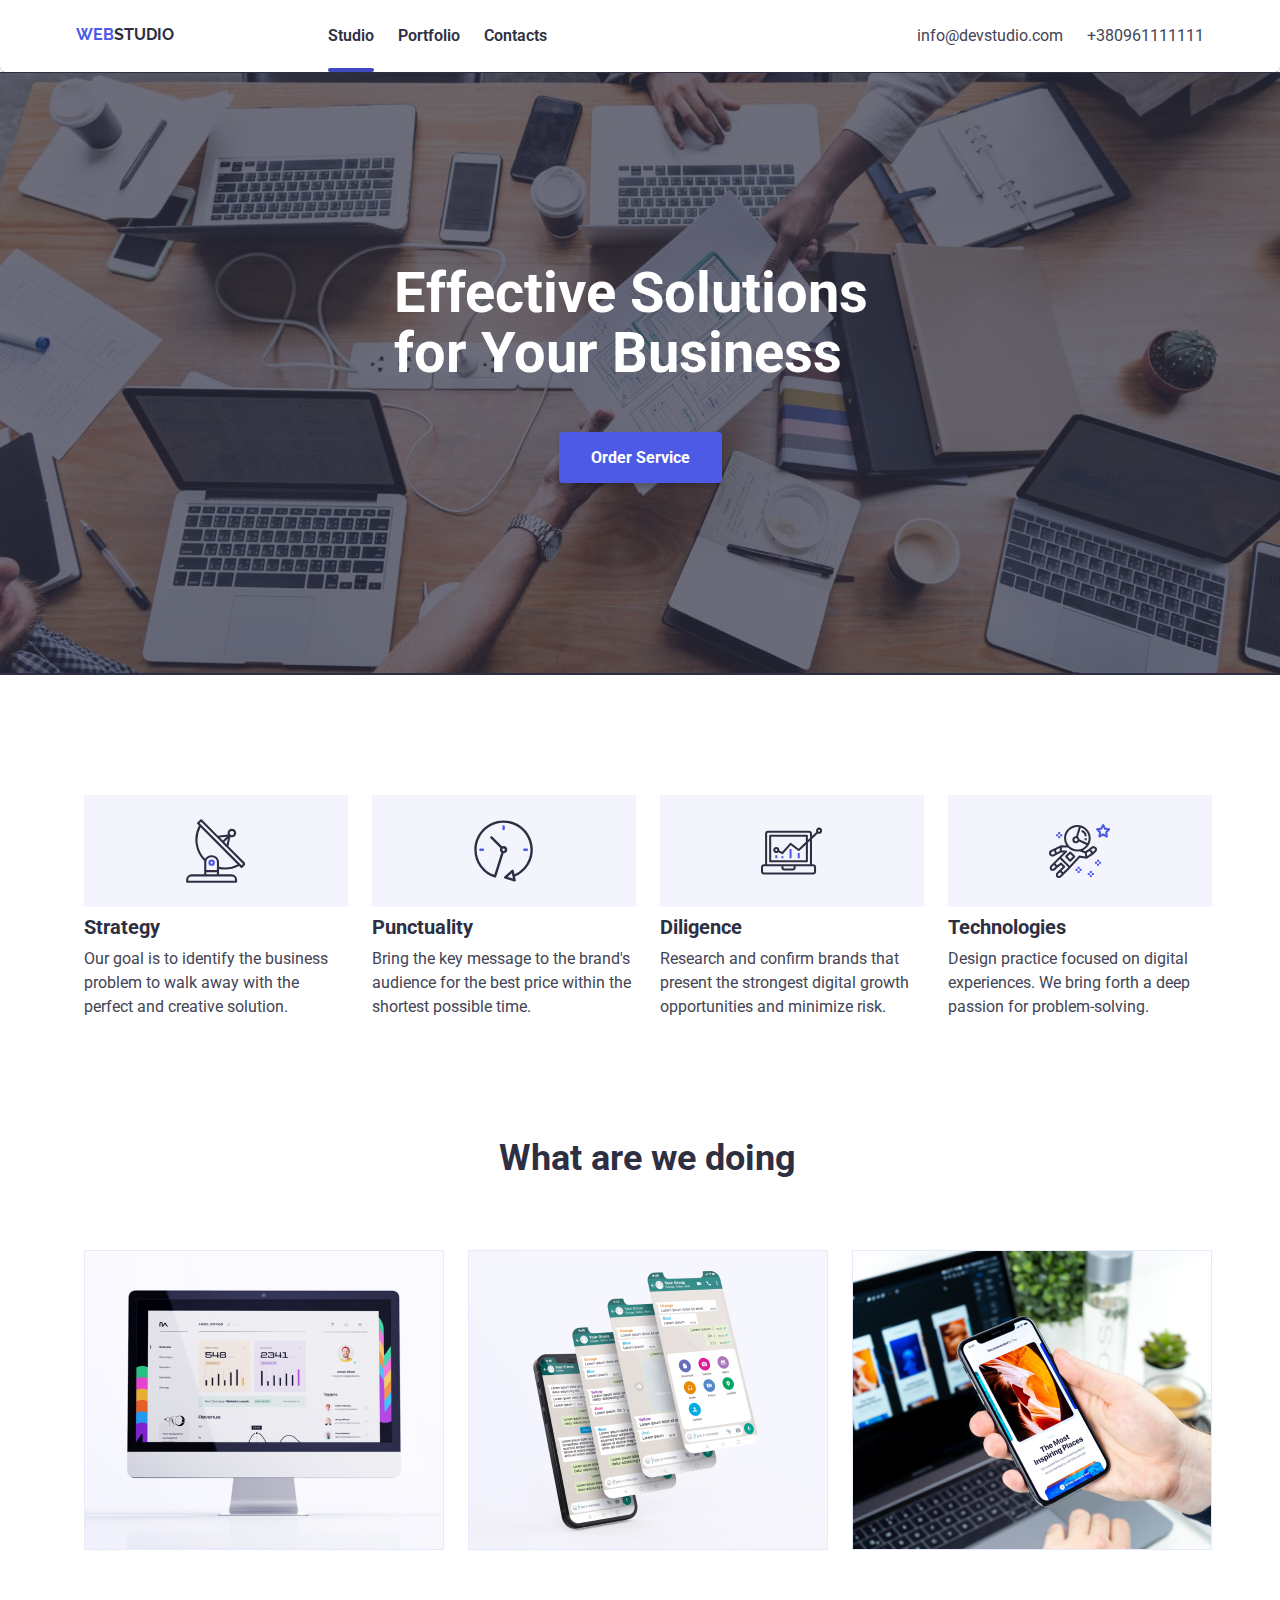
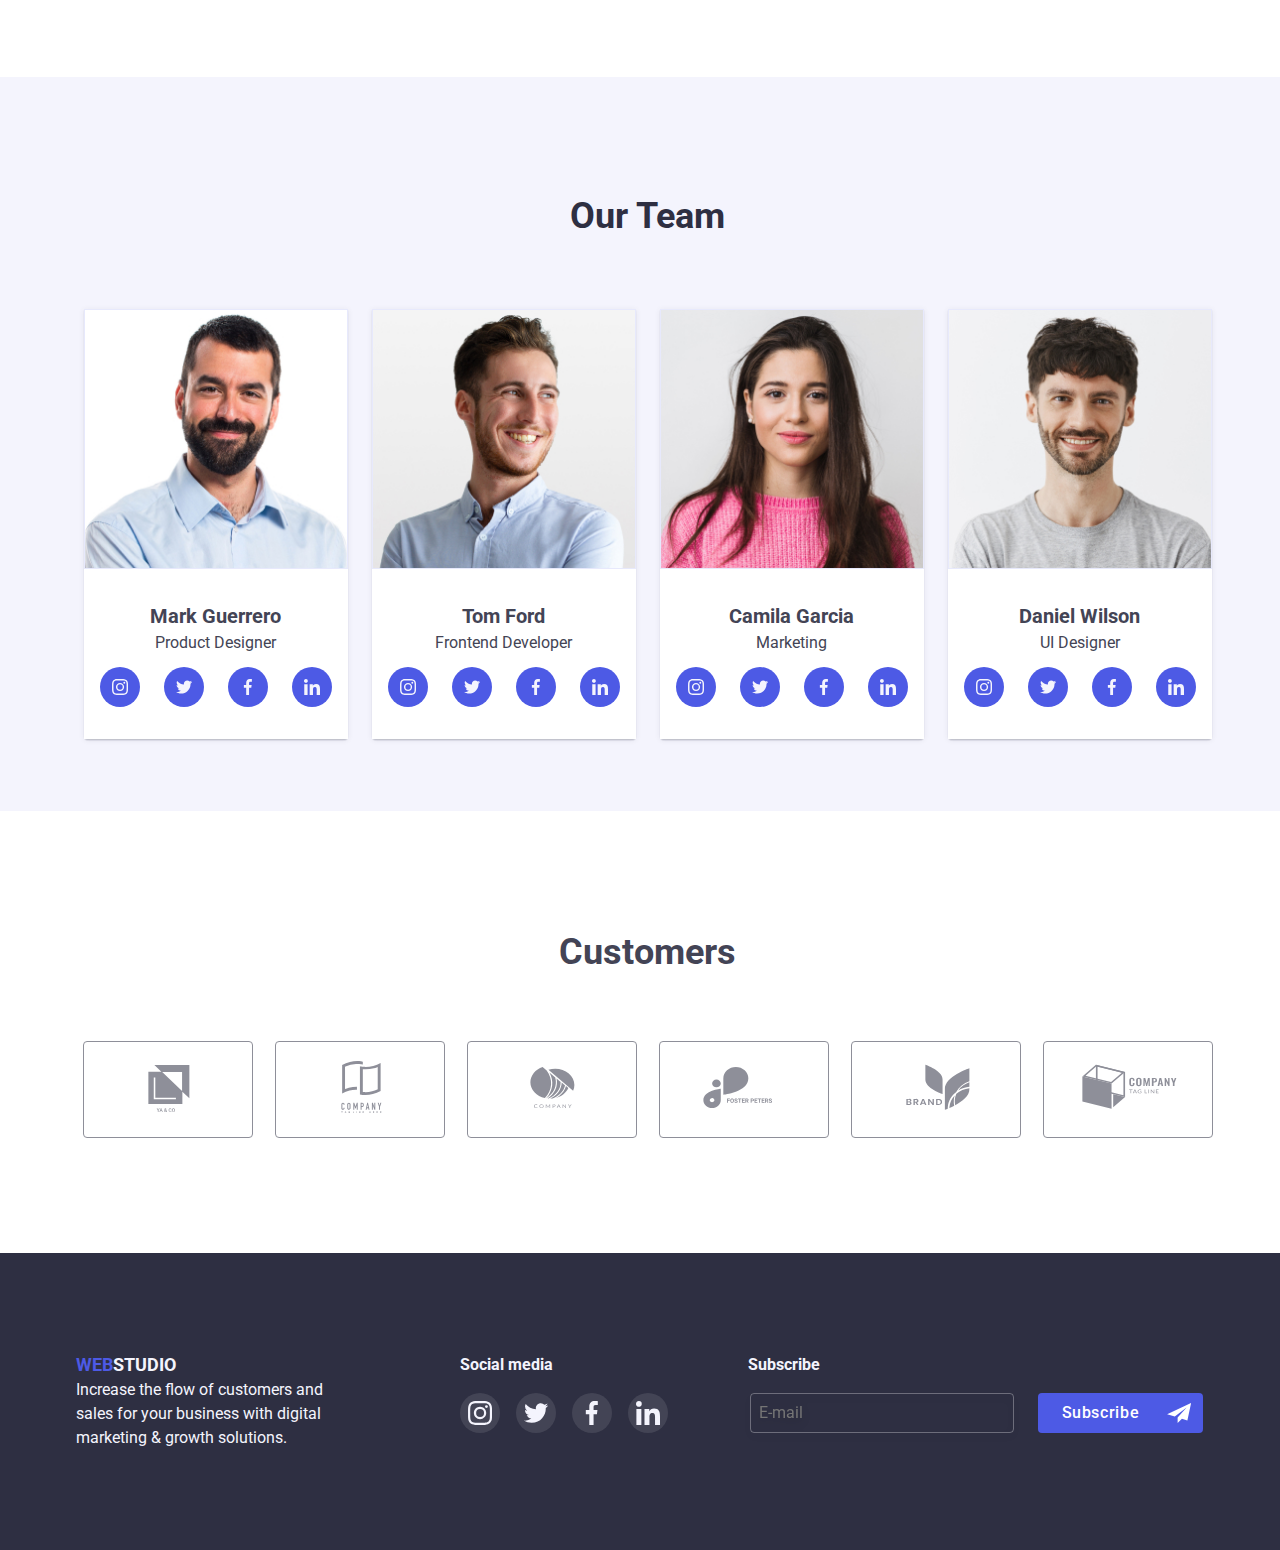
<file: index.html>
<!DOCTYPE html>
<html lang="en">
<head>
    <meta charset="UTF-8">
    <meta http-equiv="X-UA-Compatible" content="IE=edge">
    <meta name="viewport" content="width=device-width, initial-scale=1.0">
    <link rel="preconnect" href="https://fonts.googleapis.com">
<link rel="preconnect" href="https://fonts.gstatic.com" crossorigin>
<link href="https://fonts.googleapis.com/css2?family=Raleway:wght@700&family=Roboto:wght@400;500;700;900&display=swap" rel="stylesheet">
    <link rel="stylesheet" href="https://cdnjs.cloudflare.com/ajax/libs/modern-normalize/1.1.0/modern-normalize.min.css">
<title>Studio</title>
    <link rel="stylesheet" href="styles/styles.css">
</head>
<body>

    <header class="cont-heder">
        <div class=" logo-menu container">
        <a class="logo link" href="./index.html">Web<span class="logo-web">Studio</span></a>
        <nav class="menu">
            <ul class=" menu list">
                <li class="menu-line">
                    <div class="menu-lineblue">
                        <a class="menu-linl link" href="./index.html">Studio</a>
                    </div></li> 
                <li><a class="menu-linl link" href="./portfolio.html">Portfolio</a></li> 
                <li><a class="menu-linl link" href="">Contacts</a></li>
            </ul>
        </nav>
        <ul class="contakt  list" >
            <li><a class="contakt-link link" href="meilto:info@devstudio.com">info@devstudio.com</a></li>
            <li><a class="contakt-link link" href="tel:+380961111111">+380961111111</a></li>
        </ul>
        </div>
    </header>
    <main>  
    <section class="hero section">
        <div class="container">
        <h1 class="hero-title">Effective Solutions for Your Business</h1>
        <button data-modal-open class="hero-but"  type="button">Order Service</button>
        </div>    
    </section> 
    <section class="section  section-prop">
        <div class="container">
        <h2 class="visuaiiy-hidden">Proposition</h2>
    <ul class=" proposition-grid  list">
        
            <li >
                <div class="icon" >
                    <svg class="proposition-icon">
                        <use href="./images/symbol-defs.svg#icon-antena" >
                            
                        </use>

                    </svg>
                </div>
                <div class="proposition-grid-bloc">
                    <h3 class="proposition-title">Strategy</h3>
                    <p>Our goal is to identify the business problem to walk away with the perfect and creative solution. </p>
                </div>
                
            </li>
        
            <li>
                <div class="icon" >
                    <svg class="icon-icon">
                        <use  href="./images/symbol-defs.svg#icon-clock2">
                            
                        </use>

                    </svg>
                </div>
                <div class="proposition-grid-bloc">
                    <h3 class="proposition-title">Punctuality</h3>
                    <p>Bring the key message to the brand's audience for the best price within the shortest possible time.</p>
                </div>
                
            </li>

            <li>
                <div class="icon" >
                    <svg class="proposition-iconas">
                        <use href="./images/symbol-defs.svg#icon-diagram2" >
                            
                        </use>

                    </svg>
                </div>
                <div class="proposition-grid-bloc">
                    <h3 class="proposition-title">Diligence</h3>
                    <p>Research and confirm brands that present the strongest digital growth opportunities and minimize risk.</p>
                </div>
                
            </li>

            <li>
                <div class="icon" >
                    <svg class="proposition-iconas">
                        <use href="./images/symbol-defs.svg#icon-astronaut">
                            
                        </use>

                    </svg>
                </div>
                <div class="proposition-grid-bloc">
                    <h3 class="proposition-title">Technologies</h3>
                    <p>Design practice focused on digital experiences. We bring forth a deep passion for problem-solving.</p>
                </div>
                
            </li>
        
        </ul>
        </div>
    </section>
    <section class="section">
        <div class="container">
        <h2 class="title-section-img">What are we doing</h2>
    <ul class="section-img list">
        <li><img src="./images/Computer.jpg" alt="Computer" width="360"></li>
        <li><img src="./images/smartphone.jpg " alt="Smartphone" width="360"></li>
        <li><img src="./images/tablet.jpg" alt="Work with tablet" width="360"></li>
    </ul>
        </div>
    </section>
    <section class="title-section-team section">
        <div class="container">
        <h2 class="title-section-img">Our Team</h2>
        <ul class="section-team list" >
            <li class="section-tea-map">
                <img class="section-team-img" src="./images/Mark_Guerrero.jpg" alt="Product Designer" width="270">
                <div class="section-team-supimg">
                    <h3 class="supimg">Mark Guerrero</h3>
                    <p class="section-team-prof">Product Designer</p>
                    
                    <ul class="section-team-list list">
                        <li class="icon-link">
                            <a class="section-team-icon"  href="">
                                <svg class="icon-inst">
                                    <use  href="./images/symbol-defs.svg#icon-instagram-2"  ></use>
                                </svg>
                            </a>
                        </li>
                        <li class="icon-link">
                            <a class="section-team-icon"  href="">
                                <svg class="icon-inst">
                                    <use  href="./images/symbol-defs.svg#icon-twiiter" ></use>
                                </svg>
                            </a>
                        </li>
                        <li class="icon-link">
                            <a class="section-team-icon" href="">
                                <svg class="icon-inst">
                                    <use  href="./images/symbol-defs.svg#icon-facebook"  ></use>
                                </svg>
                            </a>
                        </li>
                        <li class="icon-link">
                            <a  class="section-team-icon" href="">
                                <svg class="icon-inst" >
                                    <use  href="./images/symbol-defs.svg#icon-linkedin"  ></use>
                                </svg>
                            </a>
                        </li>
                    </ul>
                    
                </div>
                
            </li> 
            
            <li class="section-tea-map">
                <img class="section-team-img" src="./images/Tom-Ford.jpg" alt="Frontend Developer" width="270"> 
                <div class="section-team-supimg">
                    <h3 class="supimg">Tom Ford</h3>
                    <p class="section-team-prof">Frontend Developer</p>
                    
                    <ul class="section-team-list list">
                        <li class="icon-link">
                            <a class="section-team-icon"  href="">
                                <svg class="icon-inst">
                                    <use  href="./images/symbol-defs.svg#icon-instagram-2"  ></use>
                                </svg>
                            </a>
                        </li>
                        <li class="icon-link">
                            <a class="section-team-icon"  href="">
                                <svg class="icon-inst">
                                    <use  href="./images/symbol-defs.svg#icon-twiiter" ></use>
                                </svg>
                            </a>
                        </li>
                        <li class="icon-link">
                            <a class="section-team-icon" href="">
                                <svg class="icon-inst">
                                    <use  href="./images/symbol-defs.svg#icon-facebook"  ></use>
                                </svg>
                            </a>
                        </li>
                        <li class="icon-link">
                            <a  class="section-team-icon" href="">
                                <svg class="icon-inst" >
                                    <use  href="./images/symbol-defs.svg#icon-linkedin"  ></use>
                                </svg>
                            </a>
                        </li>
                    </ul>
                    
                </div>
            </li>
            
            <li class="section-tea-map">
                <img class="section-team-img" src="./images/Camila-Garcia.jpg" alt="Marketing" width="270"> 
                <div class="section-team-supimg">
                    <h3 class="supimg">Camila Garcia</h3>
                    <p class="section-team-prof">Marketing</p>
                    
                    <ul class="section-team-list list">
                        <li class="icon-link">
                            <a class="section-team-icon"  href="">
                                <svg class="icon-inst">
                                    <use  href="./images/symbol-defs.svg#icon-instagram-2"  ></use>
                                </svg>
                            </a>
                        </li>
                        <li class="icon-link">
                            <a class="section-team-icon"  href="">
                                <svg class="icon-inst">
                                    <use  href="./images/symbol-defs.svg#icon-twiiter" ></use>
                                </svg>
                            </a>
                        </li>
                        <li class="icon-link">
                            <a class="section-team-icon" href="">
                                <svg class="icon-inst">
                                    <use  href="./images/symbol-defs.svg#icon-facebook"  ></use>
                                </svg>
                            </a>
                        </li>
                        <li class="icon-link">
                            <a  class="section-team-icon" href="">
                                <svg class="icon-inst" >
                                    <use  href="./images/symbol-defs.svg#icon-linkedin"  ></use>
                                </svg>
                            </a>
                        </li>
                    </ul>
                    
                </div>
            </li>
        
            <li class="section-tea-map">
                <img class="section-team-img" src="./images/Daniel_Wilson.jpg" alt="UI Designer" width="270"> 
                <div class="section-team-supimg">
                    <h3 class="supimg">Daniel Wilson</h3>
                    <p class="section-team-prof">UI Designer</p>
                    
                        <ul class="section-team-list list">
                            <li class="icon-link">
                                <a class="section-team-icon"  href="">
                                    <svg class="icon-inst">
                                        <use  href="./images/symbol-defs.svg#icon-instagram-2"  ></use>
                                    </svg>
                                </a>
                            </li>
                            <li class="icon-link">
                                <a class="section-team-icon"  href="">
                                    <svg class="icon-inst">
                                        <use  href="./images/symbol-defs.svg#icon-twiiter" ></use>
                                    </svg>
                                </a>
                            </li>
                            <li class="icon-link">
                                <a class="section-team-icon" href="">
                                    <svg class="icon-inst">
                                        <use  href="./images/symbol-defs.svg#icon-facebook"  ></use>
                                    </svg>
                                </a>
                            </li>
                            <li class="icon-link">
                                <a  class="section-team-icon" href="">
                                    <svg class="icon-inst" >
                                        <use  href="./images/symbol-defs.svg#icon-linkedin"  ></use>
                                    </svg>
                                </a>
                            </li>
                        </ul>
                    
                </div>
                
            </li>
        </ul>
        </div>
    </section>
    <section class="section">
        <div class="container">
        <h2 class="customers-title">Customers</h2>
        <ul class="customers-list list">
            <li class="customers-laying">
                <a class="customers-link" href="">
                    <svg class="customers-laying-icon">
                        <use href="./images/symbol-defs.svg#icon-yaco" ></use>
                    </svg>
                </a>

            </li>
            <li class="customers-laying">
                <a class="customers-link" href="">
                    <svg class="customers-laying-icon">
                        <use href="./images/symbol-defs.svg#icon-compani"></use>
                    </svg>
                </a>

            </li >
            <li class="customers-laying">
                <a class="customers-link" href="">
                    <svg class="customers-laying-icon">
                        <use href="./images/symbol-defs.svg#icon-comlist"></use>
                    </svg>
                </a>

            </li >
            <li class="customers-laying">
                <a class="customers-link" href="">
                    <svg class="customers-laying-icon">
                        <use href="./images/symbol-defs.svg#icon-brawn"></use>
                    </svg>
                </a>

            </li >
            <li class="customers-laying">
                <a class="customers-link" href="">
                    <svg class="customers-laying-icon">
                        <use href="./images/symbol-defs.svg#icon-foster"></use>
                    </svg>
                </a>

            </li>
            <li class="customers-laying">
                <a class="customers-link" href="">
                    <svg class="customers-laying-icon">
                        <use href="./images/symbol-defs.svg#icon-tagline"></use>
                    </svg>
                </a>

            </li>
        </ul>
        </div>
    </section>
    </main>  
    <!-- modal windows   -->
    <div class="backdrop is-hidden" data-modal>
        <div class="modal">
            
            <button class="modal-btn" data-modal-close type="button">
                <svg class="modal-icon">
                    <use  href="./images/symbol-defs.svg#icon-dagget" ></use>
                </svg>
            </button>
            
                <form action="#" class="form-modal" autocomplete="off">
                    <h2 class="form-titl">Leave your contacts and we will call you back</h2>
                    
                    <div class="form-field">
                        <label for="usename">Name</label>
                        <input class="form-field-inp" type="text" name="usename" id="usename" >
                        <span class="form-icon">
                            <svg class="form-icon-img" width="18" height="18">
                                <use href="./images/symbol-defs.svg#icon-name"></use>
                            </svg>
                        </span>
                    </div>
                    <div class="form-field">
                        <label for="tel">Phone</label>
                        <input class="form-field-inp" type="tel" name="tel" id="tel" >
                        <span class="form-icon">
                            <svg class="form-icon-img" width="18" height="18">
                                <use  href="./images/symbol-defs.svg#icon-phone"></use>
                            </svg>
                        </span>
                    </div>
                    <div class="form-field">
                        <label for="email">E-mail</label>
                        <input class="form-field-inp" type="email" name="email" id="email" >
                        <span class="form-icon">
                            <svg class="form-icon-img" width="18" height="18">
                                <use href="./images/symbol-defs.svg#icon-envelope"></use>
                            </svg>
                        </span>
                    </div>
                    <div class="form-comment">
                        <label for="comment">Comment</label>
                        <textarea class="fotm-textarea"  name="comment" id="comment" rows="8" placeholder= "Text input"></textarea>
                    </div>
                    <div class="form-policy">
                        
                        
                            <input class="policy-checkbox" type="checkbox" name="policy" id="policy" >
                            <span class="checkbox-icon"></span>
                            <p class="policy-text">I accept the terms and conditions of the <a class="link form-link" href="">Privacy Policy</a></p>
                        
                    </div>
                    <button class="form-btm" type="submit">Send</button>
                </form>
            </div>
    </div>
    
    <footer class="stile-footer " >
        <div class="footer-container container">
            <div class="foter-title-blok">
            <a class="logo-footer link" href="./index.html">Web<span class="logo-web1">Studio</span></a>
            <p class="foot-text">Increase the flow of customers and sales for your business with digital marketing & growth solutions.</p>
            </div>
            <div class="footer-icon-bloc">
                <h3 class="footer-icon-title" >Social media</h3>
                <ul class="footer-icon-list list">
                    <li class="icon-foter">
                        <a class=" footer-icon-link" href="">
                            <svg class="footer-icon" >
                                <use  href="./images/symbol-defs.svg#icon-instagram-2"  ></use>
                            </svg>
                        </a>
                    </li>
                    <li class="icon-foter">
                        <a class="footer-icon-link"  href="">
                            <svg class="footer-icon" >
                                <use  href="./images/symbol-defs.svg#icon-twiiter" ></use>
                            </svg>
                        </a>
                    </li>
                    <li class="icon-foter">
                        <a class="footer-icon-link" href="">
                            <svg class="footer-icon" >
                                <use  href="./images/symbol-defs.svg#icon-facebook"  ></use>
                            </svg>
                        </a>
                    </li >
                    <li class="icon-foter">
                        <a class="footer-icon-link" href="">
                            <svg class="footer-icon" >
                                <use  href="./images/symbol-defs.svg#icon-linkedin"  ></use>
                            </svg>
                        </a>
                    </li>
                </ul>
            </div>
            <div class="footer-form">
                <h3 class="footer-icon-title">Subscribe</h3>
                                
                <form class="footer-form-fields">
                    
                        <label for="useemail"></label>
                        <input type="email" name="useemail" id="useemail" placeholder="E-mail">
                    
                    <button class="footer-btn-form" type="submit"> <span class="footer-btn-text">Subscribe</span> 
                        <svg width="24" height="20">
                            <use href="./images/symbol-defs.svg#icon-icon_send"></use>
                        </svg>
                        </button>
                </form>
            </div>
        </div>
        </footer>
    <script src="./js/modal.js">
        
    </script>
</body>
</html>
</file>
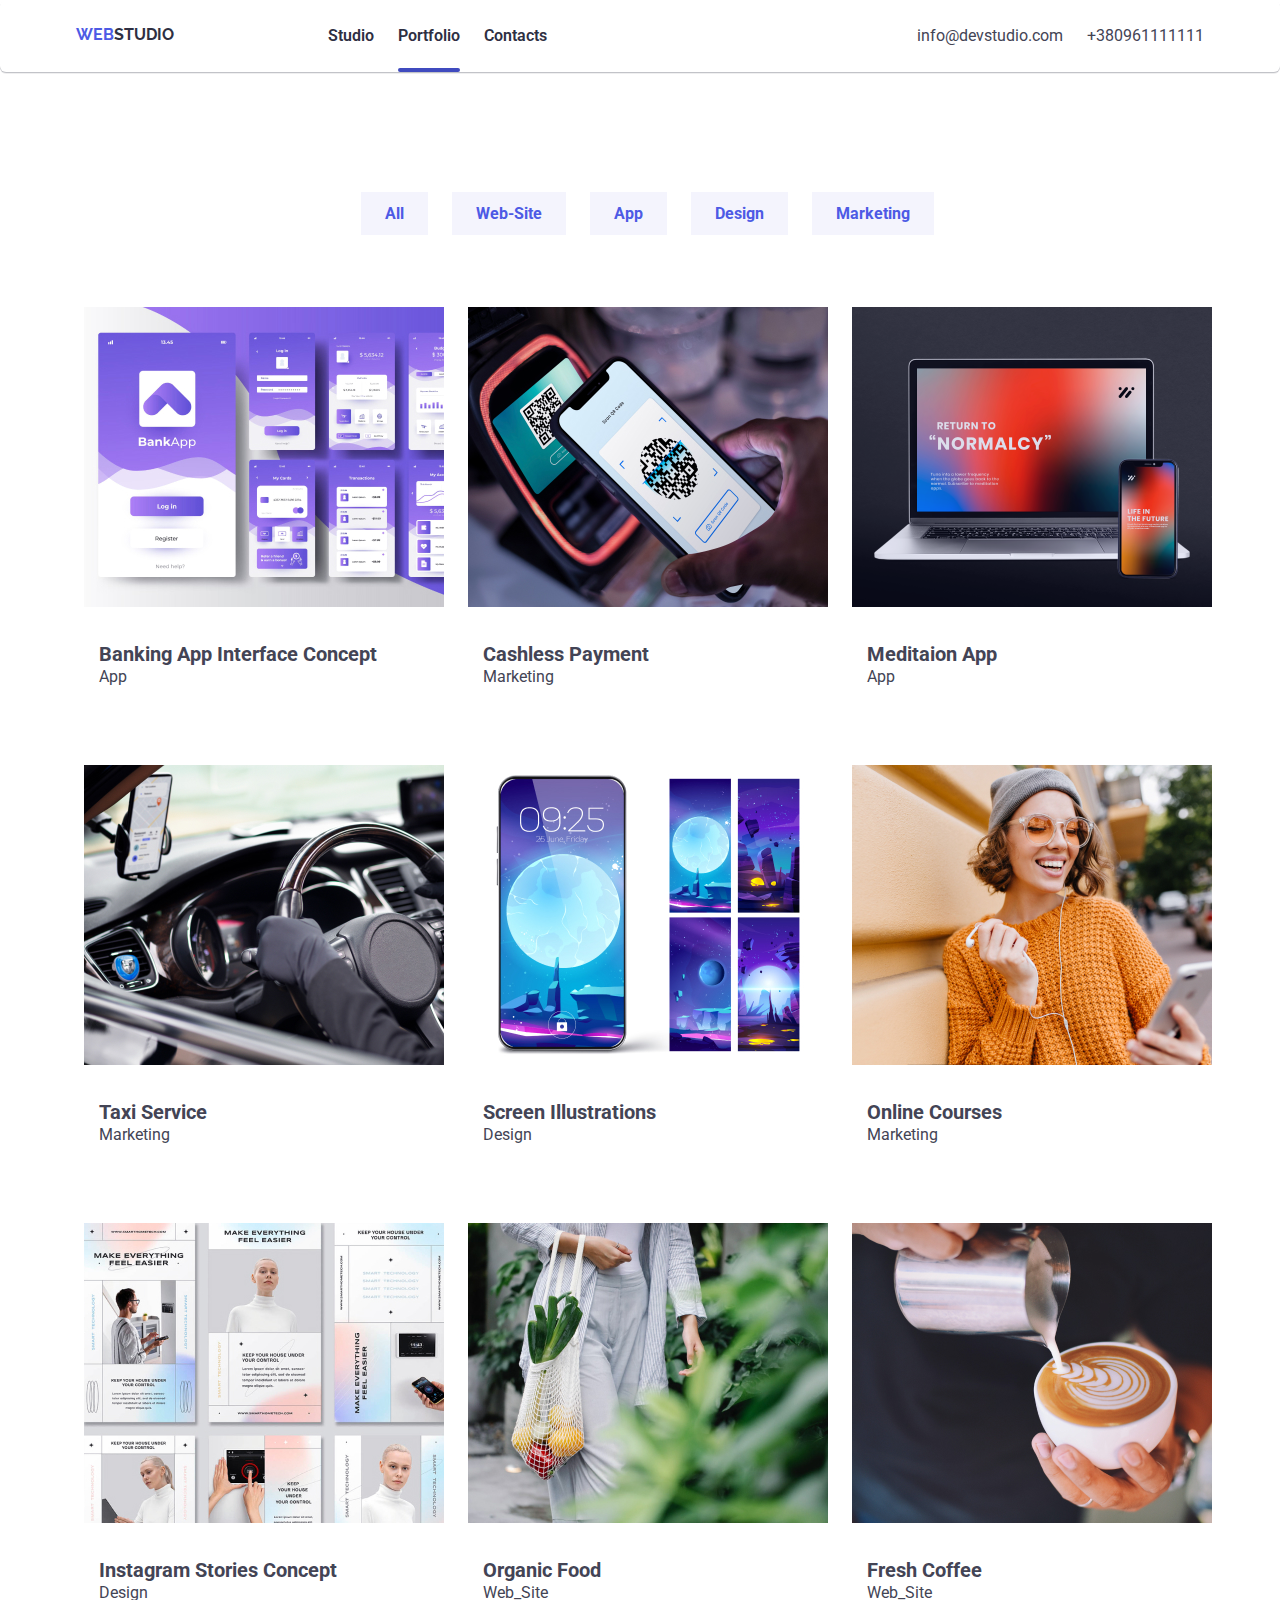
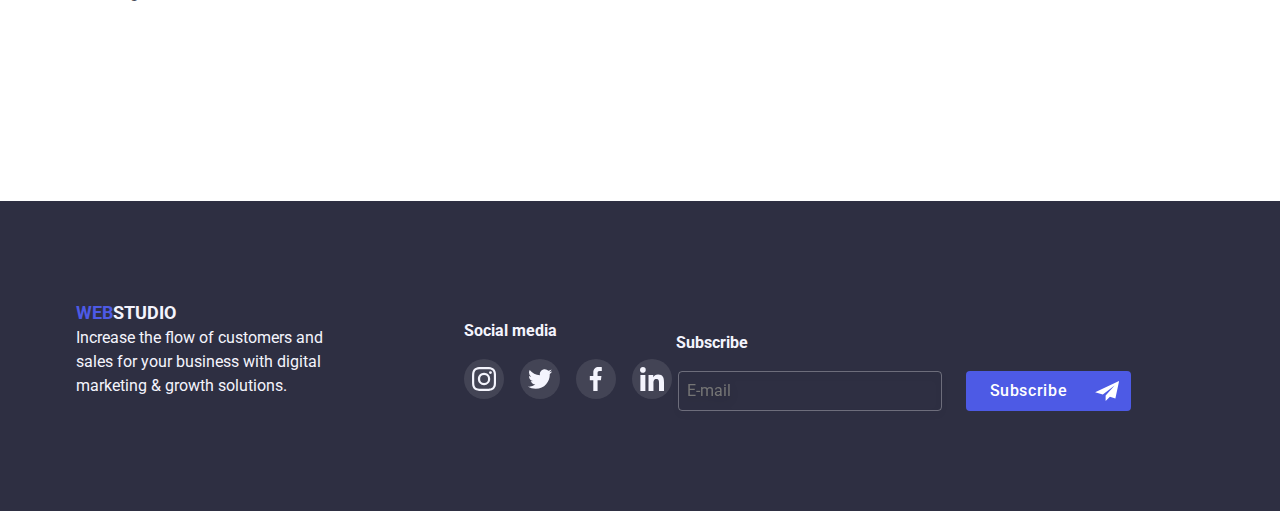
<file: portfolio.html>
<!DOCTYPE html>
<html lang="en">
<head>
    <meta charset="UTF-8">
    <meta http-equiv="X-UA-Compatible" content="IE=edge">
    <meta name="viewport" content="width=device-width, initial-scale=1.0">
    <link rel="preconnect" href="https://fonts.googleapis.com">
    <link rel="preconnect" href="https://fonts.gstatic.com" crossorigin>
    <link href="https://fonts.googleapis.com/css2?family=Raleway:wght@700&family=Roboto:wght@400;500;700;900&display=swap" rel="stylesheet">
    <link rel="stylesheet" href="https://cdnjs.cloudflare.com/ajax/libs/modern-normalize/1.1.0/modern-normalize.min.css">
    <link rel="stylesheet" href="styles/styles.css">
    <title>Portfolio</title>
</head>
<body>
    
    <header class="cont-heder">
        <div class=" logo-menu container">
        <a class="logo link" href="./index.html">Web<span class="logo-web">Studio</span></a>
        <nav class="menu">
            <ul class=" menu list">
                <li><a class="menu-linl link" href="./index.html">Studio</a></li>  
                <li class="menu-line">
                    <div class="menu-lineblue"><a class="menu-linl link" href="./portfolio.html">Portfolio</a></div></li> 
                <li><a class="menu-linl link" href="">Contacts</a></li>
            </ul>
        </nav>
        <ul class="contakt  list" >
            <li><a class="contakt-link link" href="meilto:info@devstudio.com">info@devstudio.com</a></li>
            <li><a class="contakt-link link" href="tel:+380961111111">+380961111111</a></li>
        </ul>
        </div>
    </header>
    
    <main>
        <section class="section section-portf">
            <div class="container">
            <h1 class="visuaiiy-hidden">
                Portfolio
            </h1>
            <ul class="portfoio-list list">
                <li><button class="portfoio-button " type="button" > All </button></li>
                <li><button class="portfoio-button " type="button" > Web-Site </button></li>
                <li><button class="portfoio-button" type="button"> App </button></li>
                <li><button class="portfoio-button" type="button">Design</button></li>
                <li><button class="portfoio-button" type="button">Marketing</button></li>
            </ul>
            
            <ul class="portfolio-set list">
                <li class="portfolio-map" >
                    
                        <a class="portfolio-mapov link" href=""> 
                            <div class="portfolio-thumb">
                                <img class="img-map" src="./images/blank.jpg" alt="Banking App" width="360" height="300" >
                                    <div class="overlay">
                                        <p>14 Stylish and User-Friendly App Design Concepts · Task Manager App · Calorie Tracker App · Exotic Fruit Ecommerce App · Cloud Storage App</p>
                                    </div>
                            </div>
                                <div class="portf-supimg">
                                <h2 class="supimg potf-supimg">Banking App Interface Concept</h2>
                                <p class="portfolio-all">App</p>
                                </div>
                        </a>
                    
                    </li>
                
                <li class=" portfolio-map  ">
                    
                        <a class="portfolio-mapov link " href="">
                            <div class="portfolio-thumb">
                                <img class="img-map" src="./images/qrcode.jpg" alt="Marketing" width="360" >
                                    <div class="overlay">
                                        <p>14 Stylish and User-Friendly App Design Concepts · Task Manager App · Calorie Tracker App · Exotic Fruit Ecommerce App · Cloud Storage App</p>
                                    </div>
                            </div>
                            <div class="portf-supimg">
                                <h2 class="supimg ">Cashless Payment</h2>
                                <p class="portfolio-all">Marketing</p>
                            </div>
                        </a>
                    
                    
                </li >
                <li class="portfolio-map">
                    
                        <a class="portfolio-mapov link" href="">
                            <div class="portfolio-thumb">
                                <img class="img-map" src="./images/computer1.png" alt="Computer" width="360" >
                            <div class="overlay">
                                <p>14 Stylish and User-Friendly App Design Concepts · Task Manager App · Calorie Tracker App · Exotic Fruit Ecommerce App · Cloud Storage App</p>
                            </div>
                            </div>
                            <div class="portf-supimg">
                                <h2 class="supimg ">Meditaion App</h2>
                                <p class="portfolio-all">App</p>
                            </div>
                        </a>
                    
                    
                </li>
                <li class="portfolio-map">
                    
                        <a class="portfolio-mapov link" href="">
                            <div class="portfolio-thumb">
                                <img class="img-map" src="./images/machine.jpg" alt="Machine" width="360" >
                            <div class="overlay">
                                <p>14 Stylish and User-Friendly App Design Concepts · Task Manager App · Calorie Tracker App · Exotic Fruit Ecommerce App · Cloud Storage App</p>
                            </div>
                            </div>
                            <div class="portf-supimg">
                                <h2 class="supimg ">Taxi Service</h2>
                                <p class="portfolio-all">Marketing</p>
                            </div>
                        </a>
                    
                    
                </li>
                <li class="portfolio-map">
                    
                        <a class="portfolio-mapov link" href="">
                            <div class="portfolio-thumb">
                                <img class="img-map" src="./images/smartfon.jpg" alt="Smartfon" width="360" >
                            <div class="overlay">
                                <p>14 Stylish and User-Friendly App Design Concepts · Task Manager App · Calorie Tracker App · Exotic Fruit Ecommerce App · Cloud Storage App</p>
                            </div>
                        </div>
                            <div class="portf-supimg">
                                <h2 class="supimg ">Screen Illustrations</h2>
                                <p class="portfolio-all">Design</p>
                            </div>
                        </a>
                   
                    
                </li >
                <li class="portfolio-map">
                    
                        <a class="portfolio-mapov link" href="">
                            <div class="portfolio-thumb">
                                <img class="img-map" src="./images/woman.jpg" alt="Woman" width="360" >
                            <div class="overlay">
                                <p>14 Stylish and User-Friendly App Design Concepts · Task Manager App · Calorie Tracker App · Exotic Fruit Ecommerce App · Cloud Storage App</p>
                            </div>
                        </div>
                            <div class="portf-supimg">
                                <h2 class="supimg">Online Courses</h2>
                                <p class="portfolio-all">Marketing</p>
                            </div>
                        </a>
                    
                    
                </li >
                <li class="portfolio-map">
                    
                        <a class="portfolio-mapov link" href="">
                            <div class="portfolio-thumb">
                                <img class="img-map" src="./images/storis.jpg" alt="Instagram Stories" width="360" >
                            <div class="overlay">
                                <p>14 Stylish and User-Friendly App Design Concepts · Task Manager App · Calorie Tracker App · Exotic Fruit Ecommerce App · Cloud Storage App</p>
                            </div>
                        </div>
                            <div class="portf-supimg">
                                <h2 class="supimg ">Instagram Stories Concept</h2>
                                <p class="portfolio-all">Design</p>
                            </div>
                        </a>
                    
                   
                </li >
                <li class="portfolio-map">
                  
                        <a class="portfolio-mapov link" href="">
                            <div class="portfolio-thumb">
                                <img class="img-map" src="./images/green.jpg" alt="Organic Food" width="360" >
                            <div class="overlay">
                                <p>14 Stylish and User-Friendly App Design Concepts · Task Manager App · Calorie Tracker App · Exotic Fruit Ecommerce App · Cloud Storage App</p>
                            </div>
                        </div>
                            <div class="portf-supimg">
                                <h2 class="supimg ">Organic Food</h2>
                                <p class="portfolio-all">Web_Site</p>
                            </div>
                        </a>
                  
                    
                        
                        
                </li>
                <li class="portfolio-map">
                        <a class="portfolio-mapov link" href="">
                            <div class="portfolio-thumb">
                                <img class="img-map" src="./images/coffee.jpg" alt="Fresh Coffee" width="360" >
                            <div class="overlay">
                                <p>14 Stylish and User-Friendly App Design Concepts · Task Manager App · Calorie Tracker App · Exotic Fruit Ecommerce App · Cloud Storage App</p>
                            </div>
                        </div>
                            <div class="portf-supimg">
                                <h2 class="supimg ">Fresh Coffee</h2>
                                <p class="portfolio-all">Web_Site</p>
                            </div>
                        </a>
                    
                    
                </li>
            </ul>
            </div>
        </section>
    </main>
    <footer class="stile-footer " >
        <div class=" container">
            <div class="foter-title-blok">
            <a class="logo-footer link" href="./index.html">Web<span class="logo-web1">Studio</span></a>
            <p class="foot-text">Increase the flow of customers and sales for your business with digital marketing & growth solutions.</p>
            </div>
            <div class="footer-icon-bloc">
                <h3 class="footer-icon-title" >Social media</h3>
                <ul class="footer-icon-list list">
                    <li class="icon-foter">
                        <a class=" footer-icon-link" href="">
                            <svg class="footer-icon" >
                                <use  href="./images/symbol-defs.svg#icon-instagram-2"  ></use>
                            </svg>
                        </a>
                    </li>
                    <li class="icon-foter">
                        <a class="footer-icon-link"  href="">
                            <svg class="footer-icon" >
                                <use  href="./images/symbol-defs.svg#icon-twiiter" ></use>
                            </svg>
                        </a>
                    </li>
                    <li class="icon-foter">
                        <a class="footer-icon-link" href="">
                            <svg class="footer-icon" >
                                <use  href="./images/symbol-defs.svg#icon-facebook"  ></use>
                            </svg>
                        </a>
                    </li >
                    <li class="icon-foter">
                        <a class="footer-icon-link" href="">
                            <svg class="footer-icon" >
                                <use  href="./images/symbol-defs.svg#icon-linkedin"  ></use>
                            </svg>
                        </a>
                    </li>
                </ul>
            </div>
            <div class="footer-form">
                <h3 class="footer-icon-title">Subscribe</h3>
                                
                <form class="footer-form-fields">
                    
                        <label for="useemail"></label>
                        <input type="email" name="useemail" id="useemail" placeholder="E-mail">
                    
                    <button class="footer-btn-form" type="submit"> <span class="footer-btn-text">Subscribe</span> 
                        <svg width="24" height="20">
                            <use href="./images/symbol-defs.svg#icon-icon_send"></use>
                        </svg>
                        </button>
                </form>
            </div>
        </div>
        </footer>
    
</body>
</html>
</file>
<file: styles/styles.css>
:root{
    --page-background-color:#FFFFFF;
    --color-shade: #F4F4FD;
    --page-colortext:#434455;
    --color-second:#2E2F42;
    --color-link:#4D5AE5;
    --color-activ:#404BBF;
    --color-validfields:#31D0AA;
    --color-icon:#8E8F99;
    --color-border:#E7E9FC;
    
    
}

body{
    font-family: 'Roboto', sans-serif;
    font-weight: 400 ;
    font-size: 16px;
    line-height: 1.5;
    color: var(--page-colortext);
    background-color:var(--page-background-color);
    
} 
.list{
    list-style: none;
    margin: 0;
    padding: 0;
}
.link{
    text-decoration: none;
    color: var(--page-colortext);
    
}
.visuaiiy-hidden{
    position: absolute;
    width: 1px;
    height: 1px;
    margin: -1px;
    border: 0;
    padding: 0;
    clip:rect(0, 0, 0, 0);
    overflow: hidden;
}
h1,
h2,
h3,
p{
    margin: 0;
}
.section{
    padding-top: 120px;
    padding-bottom: 120px;
    padding-left: 15px;
}
.container{
    width: 1158px;
    margin-right: 0;
    padding: 0 15px;
    margin: 0 auto;
}

/* heder */
.cont-heder{
    max-width: 100%;
    margin: 0 auto;
    
    box-shadow: 0px  1px rgba(46, 47, 66, 0.08), 0px  1px rgba(46, 47, 66, 0.16), 0px  2px rgba(46, 47, 66, 0.08);
    border-radius: 6px;
}
.logo-menu{
    
    display: flex;
    flex-direction: row;
    padding-top: 24px;
    padding-bottom: 24px;
    
}
.logo {
    font-family:'Raleway', sans-serif;
    font-weight: 700;
    font-size: 16px;
    text-transform: uppercase;
    line-height: 1.33;
    color:var(--color-link) ;
}
.logo-web{
    color:var(--color-second);
    
}
.menu-linl{
    color: var(--color-second);
    font-weight: 600;
    transition: color 250ms cubic-bezier(0.4, 0, 0.2, 1);
}
.contakt-link{
    color: var(--page-colortext) ;
    transition: color 250ms cubic-bezier(0.4, 0, 0.2, 1);
}
.menu{
    display: flex;
    gap: 24px;
    margin-left: 77px;
}
.menu-linl:hover, .menu-linl:focus{
    color: var(--page-colortext);
}
.menu-linl:active{
    color: var(--color-link);
}
.contakt{
    display: flex;
    gap:24px;
    margin-left: auto;
}
.contakt-link:hover, .contakt-link:focus{
    color: var(--color-link)  ;
}
.menu-line{
    position: relative;
    
}
.menu-lineblue::after{
content: "";
position: absolute;
left: 0;
top: 44px;
width: 100%;
height: 4px;
background-color: var(--color-activ);
border-radius: 2px;
}

/* main */
.hero{
    
    background: var(--color-second);
    max-width: 1440px;
    text-align: center;
    margin: 0 auto;
    padding: 192px 0;
    background-image: linear-gradient(to right, rgba(46, 47,66,0.7), rgba(46,47,66,0.7)),  url(../images/people-office.jpg);
    background-position: center;
    background-repeat: no-repeat;
    
    
    
}
.hero-title{
    max-width: 492px;
    margin: 0 auto;
    
    text-align: left;
    font-size: 56px;
    line-height: 1.07;
    margin-bottom: 48px;
    color: var(--page-background-color);
}
.hero-but{
    background-color:var(--color-link);
    color:var(--page-background-color);
    font-size: 16px;
    line-height: 1.19;
    font-weight: 700;
    box-shadow: 0px 4px 4px rgba(0, 0, 0, 0.15);
    border-radius: 4px;
    cursor: pointer;
    padding: 16px 32px;
    border: none;
    
    transition: box-shadow 250ms cubic-bezier(0.4, 0, 0.2, 1);
}
.hero-but:hover, .hero-but:focus
{
    box-shadow: 0px 1px 6px rgba(46, 47, 66, 0.08), 0px 1px 1px rgba(46, 47, 66, 0.16), 0px 2px 1px rgba(46, 47, 66, 0.08);
}
.hero-but:active
{
    background:var(--color-activ );
    box-shadow: 0px 4px 4px rgba(0, 0, 0, 0.15);
}
/* modal windows */
.backdrop{
    position: fixed;
    top: 0;
    left: 0;
    width: 100%;
    height: 100%;
    background-color: rgba(46, 47, 66, 0.4);
    opacity: 1;
    transition: opacity 250ms cubic-bezier(0.4, 0, 0.2, 1),  visibility 250ms cubic-bezier(0.4, 0, 0.2, 1);
   
}
.backdrop.is-hidden{
    opacity: 0;
    pointer-events: none;
    visibility: hidden;
}
.backdrop.is-hidden .modal{
    transform: translate(-50%, -50%) scale(0.9) ;
}
.modal{
    display: flex;
    flex-direction: column;
    position: absolute;
    top: 50%;
    left: 50%;
    transform: translate(-50%, -50%) scale(0.9);
    transition: transform 250ms cubic-bezier(0.4, 0, 0.2, 1);
    width: 408px;
            
    background-color:rgba(252, 252, 252, 1);
    box-shadow: 0px 2px
    rgba(0, 0, 0, 0.2), 
    0px 1px  rgba(0, 0, 0, 0.12),
    0px 1px rgba(0, 0, 0, 0.14) ;
    border-radius: 4px;
}
.modal-btn{
    position: absolute;
    display: flex;
    justify-content: center;
    align-items: center;
    top: 24px;
    right: 24px;
    width: 24px;
    height: 24px;
    background-color: #E7E9FC;
    cursor: pointer;
    border-radius: 50%;
    border: 1px solid rgba(0,0,0, 0.1);
    transition: border-color 250ms cubic-bezier(0.4, 0, 0.2, 1),box-shadow 250ms cubic-bezier(0.4, 0, 0.2, 1);
}
.modal-btn:hover{
    background-color: var(--color-link);
    border: 1px solid rgb(0,0,0/0);
    box-shadow: 0px 1px 6px rgba(46, 47, 66, 0.8),0px 1px 1px rgba(46, 47, 66, 0.16), 1px 2px 1px rgba(46, 47, 66, 0.18);
}
.modal-icon{
    width: 8px;
    height: 8px;
}
.form-modal{
    padding: 72px 24px 24px;
    
}
.form-titl{
    text-align: center;
    font-size: 16px;
    color: var(--color-second);
    letter-spacing: 0.02em;
    margin-bottom: 14px;
}
.form-modal input{
    display: flex;
    flex-direction: column;
    width: 100%;
    height: 40px;
    margin-bottom: 8px;
    padding-left: 38px;
    
}
.form-field-inp{
    border: 1px solid rgba(33, 33, 33, 0.2);
    border-radius: 4px;
    transition: fill 250ms cubic-bezier(0.4, 0, 0.2, 1), border 250ms cubic-bezier(0.4, 0, 0.2, 1);
}
.form-field-inp:hover +span,
.form-field-inp:focus +span{
    fill: var(--color-activ);
}
.form-field-inp:hover ,
.form-field-inp:focus,
.fotm-textarea:hover,
.fotm-textarea:focus {
    border: 1px solid var(--color-activ);
    outline: none;
}
.form-icon{
    display: flex;
    justify-content: center;
    align-items: center;
    
    
}
.form-field{
    position: relative;
}
.form-icon-img{
    position: absolute;
    top: 50%;
    left: 16px;
}
.form-modal label{
    font-size: 12px;
    color: var(--color-icon);
    line-height: 1.3;
    letter-spacing: 0.04em;

}
.form-comment{
    display: flex;
    flex-direction: column;
    margin-bottom: 16px;
}
.fotm-textarea{
    width: 100%;
    height: 120px;
    border: 1px solid rgba(33, 33, 33, 0.2);
    border-radius: 4px;
    resize: none;
    padding-top: 8px ;
    padding-left: 16px;
    transition:  border 250ms cubic-bezier(0.4, 0, 0.2, 1);
}
.fotm-textarea::placeholder{
    padding-top: 4px ;
    padding-left: 8px;
    font-size: 12px;
    line-height: 1.3;
    letter-spacing: 0.04em;
    color: rgba(117, 117, 117, 0.5);
}
.form-policy{
    display: flex;
    flex-direction: row;
   margin-bottom: 24px;
   color: #757575;
}
.checkbox-icon{
    display: inline-block;
    width: 16px;
    height: 16px;
    border: 1.25px solid #2E2F42;
border-radius: 2px;
}
.policy-checkbox{
    -webkit-appearance: none ;
    -moz-appearance: none ;
    appearance: none;
    position: absolute;
    cursor: pointer;
}
.form-policy{
    display: flex;
    flex-direction: row;
    align-items: center;
    justify-content: center;
    margin-bottom: 24px;
}
.policy-text{
    display: inline-block;
    letter-spacing: 0.04em;
font-size: 12px;
line-height: 1.3;
color: #757575;
padding-left: 10px;
}
.policy-checkbox:checked + .checkbox-icon{
    background-image: url(../images/Propertyclick.svg);
    background-size: contain;
    background-origin: content-box;
    border: 1.25px solid var(--color-link);
    border-radius: 2px;
}

.form-policy checkbox{
    display: block;
    width: 16px;
    height: 16px;
    border-radius: 4px;
}

.form-link{
    color: var(--color-link);
}
.form-btm{
    width: 164px;
    display: block;
    margin: 0 auto;
    padding: 16px 32px;
    letter-spacing: 0.04em;
    background:var(--color-link);
box-shadow: 0px 4px 4px rgba(0, 0, 0, 0.15);
border-radius: 4px;
border: none;
color: var(--color-shade);
cursor: pointer;
}

/* section proposition */
.section-prop{
    padding-bottom: 0;
}

.proposition-grid{
    display: flex;
    gap: 24px;
    
    
}
.icon{
    display: flex;
    justify-content: center;
    align-items: center;
    width: 264px;
    min-height: 112px;
    background-color: var(--color-shade);
    
    margin-bottom: 8px;
    
}
.proposition-icon{
    width: 59.72px;
    height: 64px;

}
.icon-icon{
    width:61.22px ;
    height:64px ;
}
.proposition-iconmon{
    width:64px ;
    height:49.09px ;
}
.proposition-iconas{
    width:61.22px ;
    height:64px ;
}

.proposition-grid-bloc{
    display: block;
    width: 264px;
    
}

.proposition-title{
    margin-bottom: 8px;
    font-size: 20px;
    line-height: 1.2;
    color: var(--color-second);
}
.title-section-team{
    background-color: var(--color-shade);
    padding-bottom:  72px;
}
.section-img{
    display: flex;
    justify-content: space-between;
    gap: 24px;
    
}
.title-section-img{
    font-size: 36px;
    line-height: 1.1;
    text-align: center;
    color: var(--color-second);
    margin-bottom: 72px;
}
.section-team{
    display: flex;
    gap: 24px;
    justify-content: space-between;
    
}
.section-tea-map{
    box-shadow: 0px 1px 6px rgba(46, 47, 66, 0.08), 0px 1px 1px rgba(46, 47, 66, 0.16), 0px 2px 1px rgba(46, 47, 66, 0.08);
    border-radius: 0px 0px 4px 4px;
}
.section-team-supimg{
    padding-top: 32px ;
    padding-bottom:32px ;
    text-align: center;
    padding-left: 16px;
    padding-right: 16px;
    background-color: white;
    
}
.section-team-img{
    display: block;
    max-width: 100%;
    border: 1px solid var(--color-border);
    
    
}
.section-team-list{
    display: flex;
    gap: 24px;
    justify-content: center;
    align-items: center;
    margin-top: 12px;
    

}
.section-team-icon{
    display: flex;
    justify-content: center;
    align-items: center;
    width: 40px;
    height: 40px;
    /* padding-top: 12px; */
    border-radius: 50%;
    background-color: var(--color-link)
}
.icon-inst{
    width: 16px;
    height: 16px;
}

/* page second */
.portfoio-list{
    display: flex;
    justify-content: center;
    gap:24px;
    margin-bottom: 72px;
}
.portfoio-button{
    font-size: 16px;
    line-height: 1.19;
    font-weight: 700;
    background-color:  var(--color-shade);
    color:var(--color-link) ;
    cursor: pointer;
    font-family: inherit;
    padding: 12px 24px;
    border: none;
    
    transition: background-color 250ms cubic-bezier(0.4, 0, 0.2, 1),
    color 250ms cubic-bezier(0.4, 0, 0.2, 1),
    box-shadow 250ms cubic-bezier(0.4, 0, 0.2, 1),
    border-radius 250ms cubic-bezier(0.4, 0, 0.2, 1);
}
.portfoio-button:hover, .portfoio-button:focus{
    background-color:var(--color-link) ;
    color:var(--page-background-color);
    box-shadow: 0px 3px 1px rgba(0, 0, 0, 0.1), 0px 2px 1px rgba(0, 0, 0, 0.08), 0px 2px 2px rgba(0, 0, 0, 0.12);
    border-radius: 4px;

}
.portfoio-button:active{
    box-shadow: 0px 4px 4px rgba(0, 0, 0, 0.15);
}
.section-portf{
    margin-left: 15px;
    margin-right: 15px;
}
.portfolio-set{
    display: flex;
    flex-wrap: wrap;
    justify-content: space-between;
    align-items: center;
    }
    .portfolio-map{
        max-width:  360px;
        margin-bottom: 48px;
        width: 100%;
        height: 100%;
        line-height: 1; 
        
        
        transition: box-shadow 250ms cubic-bezier(0.4, 0, 0.2, 1), border-radius 250ms cubic-bezier(0.4, 0, 0.2, 1);
        
    }
    .portfolio-map:focus, .portfolio-map:hover{
        box-shadow: 0px 1px 6px rgba(46, 47, 66, 0.08), 0px 1px 1px rgba(46, 47, 66, 0.16), 0px 2px 1px rgba(46, 47, 66, 0.08);
        border-radius: 0px 0px 4px 4px;
    }
    .img-map{
        display: block;
        width: 100%;
        
    }
    
    .portfolio-thumb{
        display: flex;
        justify-content: center;
        align-items: center;
        position: relative;
        overflow: hidden;
        
    }
    
    .overlay{
        display: inline-block;
        position: absolute;
        content: "";
        top: 0;
        left: 0px;
        width: 100%;
        height:100%;
        background-color: #404BBF;
        transform: translatey(100%);
        transition: transform 250ms cubic-bezier(0.4, 0, 0.2, 1);
        
    }
    .overlay>p{
        color: #FFFFFF;
        padding: 40px 32px 64px 32px;
        margin: 0;
        font-size: 16px;
        line-height: 1.5;

    }
    .portfolio-mapov:hover .overlay{
        transform: translatey(0);
        
    }
    .supimg{
        font-size: 20px;
        line-height: 1.5;
        
    }
    .portf-supimg{
        max-height: 300px;
        
        padding-top: 32px;
        padding-bottom: 32px;
        padding-left: 15px;
        padding-right: 15px;
        
    }
    .customers-title{
        font-weight: 700;
        font-size: 36px;
        line-height: 1.17;
        text-align: center;
        margin-bottom: 72px;
    }
    .customers-list{
        display: flex;
        gap: 24px;
        justify-content: space-between;
        align-items: center;
        
    }
    .customers-laying{
        width: 168px;
        height: 88px;
        display: flex;
        justify-content: center;
        align-items: center;
    }
    .customers-link{
        padding: 16px 32px;
        fill: var(--color-icon);
        border: 1px solid var(--color-icon);
        border-radius: 4px;
        transition: border 250ms cubic-bezier(0.4, 0, 0.2, 1), fill 250ms cubic-bezier(0.4, 0, 0.2, 1);
    }
    .customers-laying-icon{
        width: 104px;
        height: 56px;
        
    }
    .customers-link:focus, .customers-link:hover{
        fill: var(--color-link);
        border:1px solid var(--color-link);
        
    }
    
/* footer */
.stile-footer{
    display: flex;
    flex-wrap: wrap;
    /* justify-content: space-between; */
    align-items: center;
    justify-content: center;
    background: var(--color-second);
    
}
.footer-container{
    display: flex;
    justify-content: center;
    
}
.foter-title-blok{
    display: inline-block;
    padding-top: 100px;
    padding-bottom: 100px;
}
.logo-footer{
    
    font-weight: 700;
    font-size: 18px;
    text-transform: uppercase;
    line-height: 1.33;
    margin-bottom: 16px;
    color:var(--color-link) ;
}
.foot-text{
    max-width: 264px;
    
} 
.foot-text, .logo-web1{
    color:var(--color-shade);
}
.footer-icon-title{
    font-size: 16px;
    line-height: 1.5;
    font-style: normal;
    color: var(--color-shade);
    margin-bottom: 16px;
}
.footer-icon-bloc{
    display: inline-block;
    max-width: 208px;
    margin-left: 120px;
    padding-top: 100px;
    margin-top: 0;
}
.footer-icon-list{
    display: flex;
    gap: 16px;
    
    /* justify-content: space-between; */
    /* align-items: center; */
    
}
.footer-icon-link{
    display: flex;
    justify-content: center;
    align-items: center;
    width: 40px;
    height: 40px;
       
    border-radius: 50%;
    background-color:  rgba(255, 255, 255, 0.1);
    transition: background-color 250ms cubic-bezier(0.4, 0, 0.2, 1);
    /* width: 100%;
    height: 100%;
    line-height: 1; */
}
.footer-icon{
    width: 24px;
    height: 24px;
}

.footer-icon-link:focus, .footer-icon-link:hover{
    background-color: var(--color-validfields);
}
/* form */
.footer-form{
    display: inline-block;
    margin-left: auto;
    padding-top: 100px;
    padding-bottom: 100px;
    max-width: 456px;
    width: 100%;
    
    
}
.footer-form-fields{
    display: flex;
    flex-direction: row;
    justify-content: center;
    align-items: center;
    width: 100%;
}
.footer-form-fields input{
    display: inline-block;
    background-color: transparent;
    padding: 8px ;
    max-width: 264px;
    min-height: 40px;
    width: 100%;
    border: 1px solid rgba(255, 255, 255, 0.3);
    filter: drop-shadow(0px 4px 4px rgba(0, 0, 0, 0.15));
    border-radius: 4px;
    color: var(--page-background-color);
    outline: none;
}
.footer-form-fields::placeholder{
    color: rgba(255, 255, 255, 0.6);
}

.footer-btn-form{
    position: relative;
    display: inline-block;
    max-width: 165px;
    min-height: 40px;
    background-color: var(--color-link);
    border: none;
    border-radius: 4px;
    padding: 8px 64px 8px 24px;
    margin-left: 24px;
    cursor: pointer;
    
    
}
.footer-btn-text{
    font-weight: 500;
    letter-spacing: 0.04em;
    color: var(--page-background-color);
    
}
.footer-btn-form svg{
    position: absolute;
    top: 50%;
    right: 24px;
    
    transform: translate(50%, -50%);
    


}
</file>
